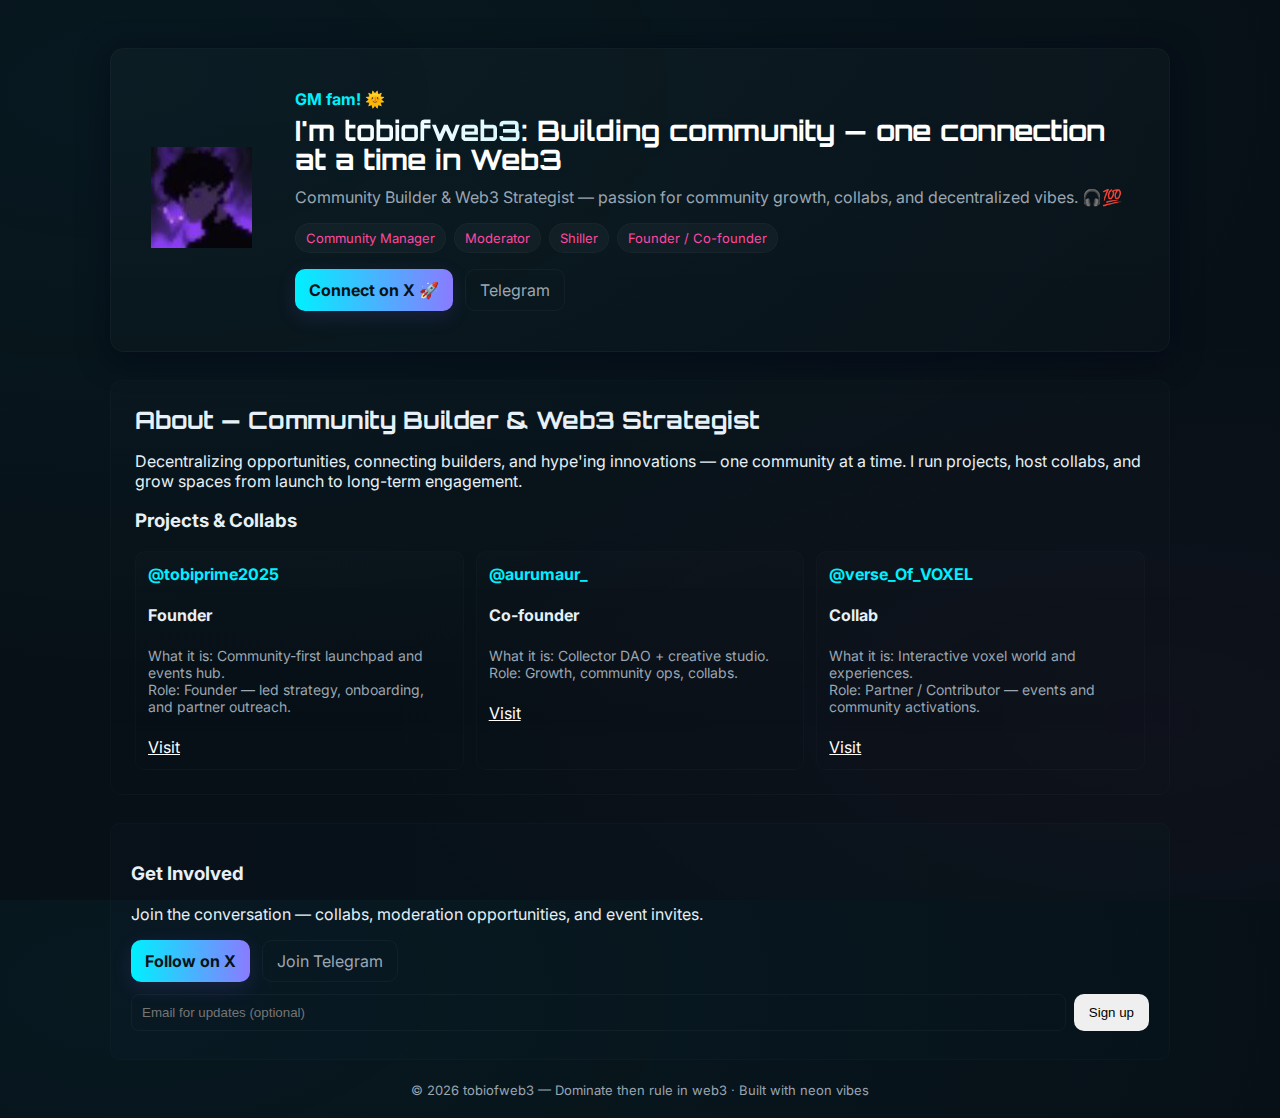
<file: index.html>
<!doctype html>
<html lang="en">
<head>
  <meta charset="utf-8" />
  <meta name="viewport" content="width=device-width,initial-scale=1" />
  <title>Tobiofweb3 — Community Builder & Web3 Strategist</title>
  <link rel="icon" type="image/jpeg" href="web.jpg">
  <link rel="stylesheet" href="tobiofweb3.css" />
  <link href="https://fonts.googleapis.com/css2?family=Orbitron:wght@700;900&family=Inter:wght@300;400;600&display=swap" rel="stylesheet">
</head>
<body>
  <main class="site">
    <header class="hero">
      <div class="hero-inner">
        <div class="avatar-wrap">
          <img src="web.jpg" alt="Tobiofweb3 avatar" class="avatar-image" />
        </div>

        <div class="hero-copy">
          <div class="eyebrow">GM fam! 🌞</div>
          <h1 class="title">I'm <span class="name">tobiofweb3</span>: Building community — one connection at a time in Web3</h1>
          <p class="lead">Community Builder & Web3 Strategist — passion for community growth, collabs, and decentralized vibes. 🎧💯</p>

          <div class="badges">
            <span class="badge">Community Manager</span>
            <span class="badge">Moderator</span>
            <span class="badge">Shiller</span>
            <span class="badge">Founder / Co-founder</span>
          </div>

          <div class="ctas">
            <a class="btn btn-neon" href="https://x.com/tobiofweb" target="_blank" rel="noopener">Connect on X 🚀</a>
            <a class="btn btn-ghost" href="https://t.me/tobiofweb" target="_blank" rel="noopener">Telegram</a>
          </div>
        </div>
      </div>
    </header>

    <section class="about" id="about">
      <h2>About — Community Builder & Web3 Strategist</h2>
      <p>Decentralizing opportunities, connecting builders, and hype'ing innovations — one community at a time. I run projects, host collabs, and grow spaces from launch to long-term engagement.</p>

      <div class="projects">
        <h3>Projects & Collabs</h3>
        <div class="project-grid">
          <article class="project">
            <div class="project-meta">@tobiprime2025</div>
            <h4>Founder</h4>
            <p class="project-desc">What it is: Community-first launchpad and events hub.<br/>Role: Founder — led strategy, onboarding, and partner outreach.</p>
            <a class="project-link" href="https://x.com/Tobiprime2025" target="_blank" rel="noopener">Visit</a>
          </article>

          <article class="project">
            <div class="project-meta">@aurumaur_</div>
            <h4>Co-founder</h4>
            <p class="project-desc">What it is: Collector DAO + creative studio.<br/>Role: Growth, community ops, collabs.</p>
            <a class="project-link" href="https://x.com/Aurumaur_" target="_blank" rel="noopener">Visit</a>
          </article>

          <article class="project">
            <div class="project-meta">@verse_Of_VOXEL</div>
            <h4>Collab</h4>
            <p class="project-desc">What it is: Interactive voxel world and experiences.<br/>Role: Partner / Contributor — events and community activations.</p>
            <a class="project-link" href="https://x.com/Verse_Of_VOXEL" target="_blank" rel="noopener">Visit</a>
          </article>
        </div>
      </div>
    </section>

    <section class="cta" id="get-involved">
      <h3>Get Involved</h3>
      <p>Join the conversation — collabs, moderation opportunities, and event invites.</p>
      <div class="ctas">
        <a class="btn btn-neon" href="https://x.com/tobiofweb" target="_blank" rel="noopener">Follow on X</a>
        <a class="btn btn-ghost" href="https://t.me/tobiofweb" target="_blank" rel="noopener">Join Telegram</a>
      </div>

      <form id="newsletterForm" class="newsletter">
        <input id="newsletterEmail" name="email" type="email" placeholder="Email for updates (optional)" required />
        <button class="btn" type="submit">Sign up</button>
      </form>
      <div id="newsletterMsg" aria-live="polite" style="margin-top:8px;color:var(--muted)"></div>
    </section>

    <footer class="site-footer">© 2026 tobiofweb3 — Dominate then rule in web3 · Built with neon vibes</footer>
  </main>

  <script src="script.js"></script>
</body>
</html>
</file>
<file: tobiofweb3.css>
/* (file was empty) */
:root{
	--bg:#071017;
	--panel:#0b0f12;
	--neon-1:#00f0ff;
	--neon-2:#ff48a2;
	--accent: linear-gradient(90deg,var(--neon-1),#7b6bff,var(--neon-2));
	--glass: rgba(255,255,255,0.03);
	--muted:#9aa6b2;
}
*{box-sizing:border-box}
html,body{height:100%}
body{
	margin:0;
	font-family:Inter,system-ui,-apple-system,Segoe UI,Roboto,"Helvetica Neue",Arial;
	background:radial-gradient(1200px 600px at 10% 10%, rgba(0,240,255,0.04), transparent),
						 radial-gradient(800px 400px at 90% 80%, rgba(255,72,162,0.03), transparent),
						 var(--bg);
	color:#e6f0f6;
	-webkit-font-smoothing:antialiased;
	-moz-osx-font-smoothing:grayscale;
}
.site{max-width:1100px;margin:28px auto;padding:20px}

/* HERO */
.hero{padding:40px;border-radius:14px;background:linear-gradient(180deg, rgba(255,255,255,0.02), rgba(255,255,255,0.01));box-shadow:0 6px 30px rgba(2,6,23,0.6);border:1px solid rgba(255,255,255,0.03)}
.hero-inner{display:flex;gap:24px;align-items:center}
.avatar-wrap{flex:0 0 120px}
.avatar{width:120px;height:120px;display:block;filter:drop-shadow(0 6px 18px rgba(0,0,0,0.6));border-radius:14px}

.hero-copy{flex:1}
.eyebrow{color:var(--neon-1);font-weight:700;margin-bottom:8px}
.title{font-family:Orbitron,system-ui;font-size:28px;line-height:1.03;margin:0 0 12px;color:#fff;text-shadow:0 2px 20px rgba(0,240,255,0.04)}
.title .name{background:linear-gradient(90deg,#fff, #d9f9ff);-webkit-background-clip:text;background-clip:text;color:transparent}
.lead{color:var(--muted);margin:0 0 16px}

.badges{display:flex;flex-wrap:wrap;gap:8px;margin-bottom:16px}
.badge{background:var(--glass);padding:6px 10px;border-radius:999px;font-size:13px;color:var(--neon-2);border:1px solid rgba(255,255,255,0.03)}

.ctas{display:flex;gap:12px}
.btn{display:inline-flex;align-items:center;gap:8px;padding:10px 14px;border-radius:10px;text-decoration:none;border:1px solid rgba(255,255,255,0.04);cursor:pointer}
.btn-ghost{background:transparent;color:var(--muted)}
.btn-neon{background:linear-gradient(90deg,var(--neon-1),#8a7bff);color:#071217;border:none;box-shadow:0 6px 20px rgba(123,107,255,0.14);font-weight:700}
.btn-neon:hover{transform:translateY(-2px)}

/* ABOUT / PROJECTS */
.about{margin-top:28px;padding:24px;border-radius:12px;background:linear-gradient(180deg, rgba(255,255,255,0.01), transparent);border:1px solid rgba(255,255,255,0.02)}
.about h2{font-family:Orbitron,system-ui;margin:0 0 8px}
.projects{margin-top:12px}
.project-grid{display:grid;grid-template-columns:repeat(auto-fit,minmax(220px,1fr));gap:12px;margin-top:12px}
.project{background:linear-gradient(180deg, rgba(255,255,255,0.01), rgba(255,255,255,0.00));padding:12px;border-radius:10px;border:1px solid rgba(255,255,255,0.02)}
.project-meta{color:var(--neon-1);font-weight:700;margin-bottom:6px}
.project-desc{color:var(--muted);font-size:14px}
.project-link{display:inline-block;margin-top:8px;color:#fff;text-decoration:underline}

/* FEED */
.feed{margin-top:24px}
.feed-grid{display:grid;grid-template-columns:repeat(auto-fit,minmax(260px,1fr));gap:12px}
.post{background:linear-gradient(180deg, rgba(255,255,255,0.015), transparent);padding:12px;border-radius:10px;border:1px solid rgba(255,255,255,0.02)}
.post-header{display:flex;align-items:center;gap:10px;margin-bottom:8px}
.post-avatar{width:44px;height:44px;border-radius:8px;background:var(--neon-1);flex:0 0 44px}
.post-author{font-weight:700}
.post-handle{color:var(--muted);font-size:13px}
.post-body{color:#e6f0f6;margin:8px 0}
.post-meta{color:var(--muted);font-size:12px}

/* CTA Section & newsletter */
.cta{margin-top:28px;padding:20px;border-radius:10px;background:linear-gradient(90deg, rgba(123,107,255,0.02), rgba(0,240,255,0.01));border:1px solid rgba(255,255,255,0.02)}
.newsletter{display:flex;gap:8px;margin-top:12px}
.newsletter input{flex:1;padding:10px;border-radius:8px;border:1px solid rgba(255,255,255,0.04);background:transparent;color:inherit}

.site-footer{text-align:center;color:var(--muted);font-size:13px;margin-top:22px}

/* Responsive tweaks */
@media (max-width:720px){
	.hero-inner{flex-direction:column;align-items:flex-start}
	.avatar-wrap{width:96px}
	.title{font-size:20px}
}

/* small neon pulse animation (subtle) */
@keyframes neonPulse{0%{filter:drop-shadow(0 0 0 rgba(0,0,0,0))}50%{filter:drop-shadow(0 12px 28px rgba(123,107,255,0.08))}100%{filter:drop-shadow(0 0 0 rgba(0,0,0,0))}}
.btn-neon{animation:neonPulse 6s ease-in-out infinite}
</file>
